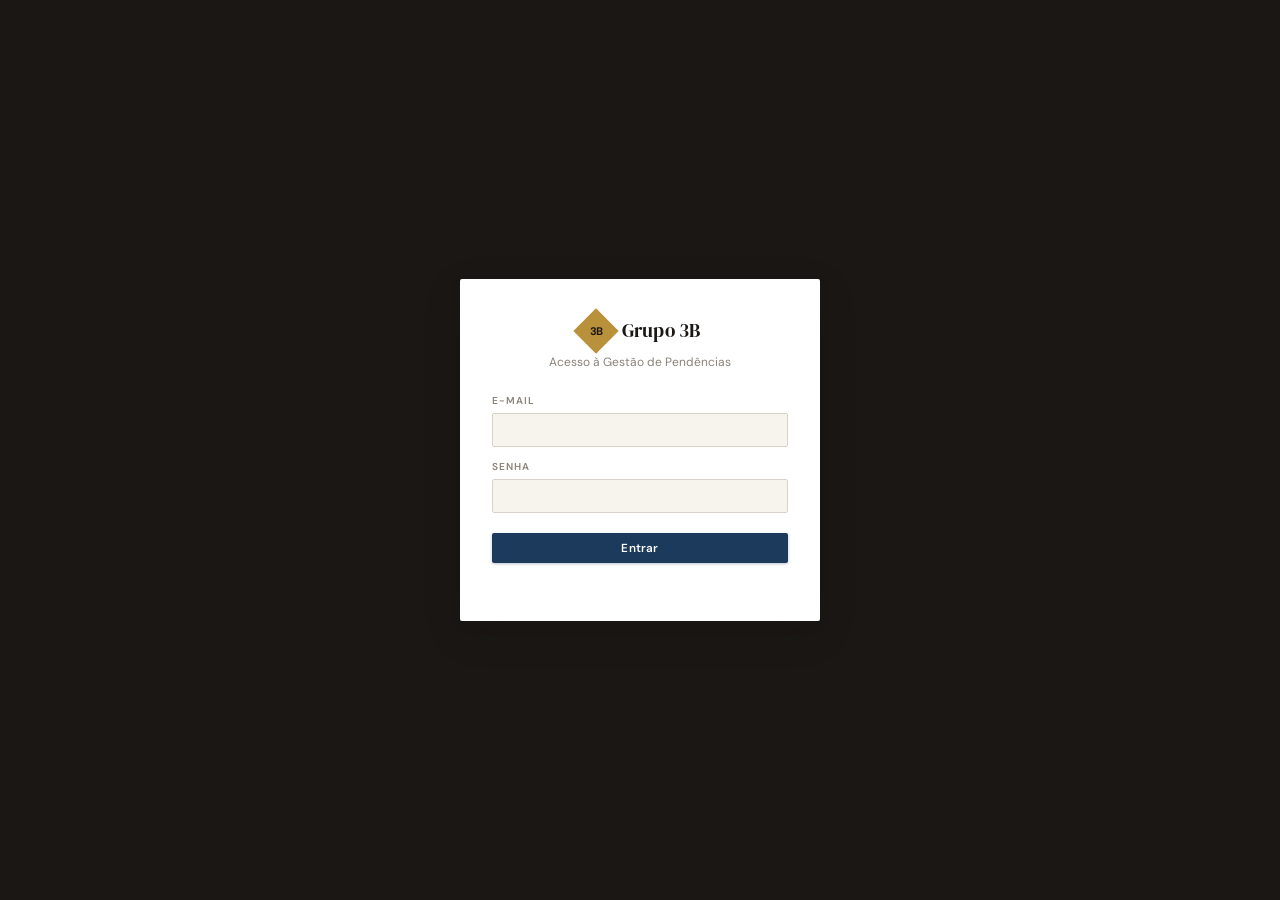
<file: index.html>
<!DOCTYPE html>
<html lang="pt-BR">
<head>
<meta charset="UTF-8">
<meta name="viewport" content="width=device-width, initial-scale=1.0">
<title>Grupo 3B — Gestão de Pendências</title>
<link href="https://fonts.googleapis.com/css2?family=DM+Sans:ital,opsz,wght@0,9..40,300;0,9..40,400;0,9..40,500;0,9..40,600;1,9..40,300&family=DM+Serif+Display:ital@0;1&display=swap" rel="stylesheet">
<link rel="stylesheet" href="style.css">
</head>
<body>

<!-- LOGIN -->
<div class="login-overlay open" id="loginOverlay">
  <div class="login-box">
    <div class="logo-mark" style="justify-content:center;margin-bottom:6px">
      <div class="logo-diamond"><span>3B</span></div>
      <div class="logo-name" style="color:var(--ink)">Grupo 3B</div>
    </div>
    <p class="login-sub">Acesso à Gestão de Pendências</p>
    <form id="loginForm">
      <div class="f-group">
        <label class="f-label">E-mail</label>
        <input type="email" id="login-email" required autocomplete="username">
      </div>
      <div class="f-group" style="margin-top:12px">
        <label class="f-label">Senha</label>
        <input type="password" id="login-pass" required autocomplete="current-password">
      </div>
      <button class="btn-primary" type="submit" style="width:100%;justify-content:center;margin-top:20px">Entrar</button>
      <p class="login-error" id="loginError"></p>
    </form>
  </div>
</div>

<div id="appRoot" style="display:none">

<!-- SIDEBAR BACKDROP (mobile) -->
<div class="sidebar-backdrop" id="sidebarBackdrop" onclick="toggleSidebar(false)"></div>

<!-- SIDEBAR -->
<aside class="sidebar" id="sidebar">
  <div class="sidebar-logo">
    <div class="logo-mark">
      <div class="logo-diamond"><span>3B</span></div>
      <div class="logo-name">Grupo 3B</div>
    </div>
    <div class="logo-sub">Orlando, FL &nbsp;🇧🇷&nbsp;🇺🇸</div>
  </div>

  <nav class="sidebar-nav">
    <div class="nav-section">
      <div class="nav-label">Principal</div>
      <div class="nav-item active">
        <span class="nav-icon">◈</span> Pendências
      </div>
      <div class="nav-item">
        <span class="nav-icon">◻</span> Equipe
      </div>
      <div class="nav-item">
        <span class="nav-icon">◫</span> Relatórios
      </div>
    </div>
    <div class="nav-section">
      <div class="nav-label">Operações</div>
      <div class="nav-item">
        <span class="nav-icon">◧</span> Frota
      </div>
      <div class="nav-item">
        <span class="nav-icon">◨</span> Financeiro
      </div>
      <div class="nav-item">
        <span class="nav-icon">◩</span> Documentos
      </div>
    </div>
  </nav>

  <div class="sidebar-footer">
    <div class="user-info">
      <div style="display:flex;align-items:center;gap:10px">
        <div class="user-avatar">3B</div>
        <div>
          <div class="user-name">Equipe Grupo 3B</div>
          <div class="user-role">Acesso compartilhado</div>
        </div>
      </div>
      <button class="logout-btn" onclick="logout()">Sair</button>
    </div>
  </div>
</aside>

<!-- MAIN -->
<div class="main-wrap">

  <!-- TOPBAR -->
  <div class="topbar">
    <div class="topbar-left">
      <button class="hamburger-btn" onclick="toggleSidebar()" aria-label="Abrir menu">☰</button>
      <span>Grupo 3B</span>
      <span class="breadcrumb-sep">›</span>
      <span class="breadcrumb-current">Gestão de Pendências</span>
    </div>
    <div class="topbar-right">
      <div class="flags-wrap">
        <span title="Brasil" class="flag-item">🇧🇷</span>
        <span class="flag-sep">·</span>
        <span title="Estados Unidos" class="flag-item">🇺🇸</span>
      </div>
      <div class="topbar-date" id="headerDate"></div>
      <button class="btn-primary" onclick="openModal()">
        <span>+</span> <span class="btn-label">Nova Tarefa</span>
      </button>
    </div>
  </div>

  <!-- CONTENT -->
  <div class="content">

    <div class="page-heading">
      <h1>Gestão de Pendências</h1>
      <p>Controle operacional centralizado · Grupo 3B</p>
    </div>

    <!-- KPIs -->
    <div class="kpi-grid">
      <div class="kpi-card c-total">
        <span class="kpi-icon">◈</span>
        <div class="kpi-val" id="kpi-total">0</div>
        <div class="kpi-lbl">Total</div>
      </div>
      <div class="kpi-card c-pending">
        <span class="kpi-icon">◷</span>
        <div class="kpi-val" id="kpi-pending">0</div>
        <div class="kpi-lbl">Pendente</div>
      </div>
      <div class="kpi-card c-prog">
        <span class="kpi-icon">◑</span>
        <div class="kpi-val" id="kpi-prog">0</div>
        <div class="kpi-lbl">Em Andamento</div>
      </div>
      <div class="kpi-card c-block">
        <span class="kpi-icon">◉</span>
        <div class="kpi-val" id="kpi-block">0</div>
        <div class="kpi-lbl">Bloqueado</div>
      </div>
      <div class="kpi-card c-done">
        <span class="kpi-icon">◎</span>
        <div class="kpi-val" id="kpi-done">0</div>
        <div class="kpi-lbl">Concluído</div>
      </div>
      <div class="kpi-card c-high">
        <span class="kpi-icon">◆</span>
        <div class="kpi-val" id="kpi-high">0</div>
        <div class="kpi-lbl">Alta Prioridade</div>
      </div>
    </div>

    <!-- BUSINESS TABS -->
    <div class="biz-tabs-wrap" id="bizTabs"></div>

    <!-- PANEL -->
    <div class="panel">
      <div class="panel-toolbar">
        <div class="search-field">
          <input type="text" id="searchInput" placeholder="Buscar tarefa, responsável, observação…" oninput="render()">
        </div>
        <select class="filter-select" id="fStatus" onchange="render()">
          <option value="">Todos os Status</option>
          <option value="pending">Pendente</option>
          <option value="progress">Em Andamento</option>
          <option value="blocked">Bloqueado</option>
          <option value="done">Concluído</option>
          <option value="not-started">Não Iniciado</option>
        </select>
        <select class="filter-select" id="fPrio" onchange="render()">
          <option value="">Todas Prioridades</option>
          <option value="high">Alta</option>
          <option value="medium">Média</option>
          <option value="low">Baixa</option>
        </select>
        <select class="filter-select" id="fAsgn" onchange="render()">
          <option value="">Todos Responsáveis</option>
        </select>
        <div class="view-seg">
          <button class="seg-btn active" id="vt-list"  onclick="setView('list')">Lista</button>
          <button class="seg-btn"        id="vt-group" onclick="setView('group')">Por Pessoa</button>
        </div>
      </div>

      <div class="table-scroll">
        <table>
          <thead>
            <tr>
              <th onclick="sortBy('id')" style="width:50px">#</th>
              <th onclick="sortBy('title')">Tarefa</th>
              <th onclick="sortBy('status')">Status</th>
              <th onclick="sortBy('priority')">Prioridade</th>
              <th onclick="sortBy('assignee')">Responsável</th>
              <th onclick="sortBy('opened')">Abertura</th>
              <th onclick="sortBy('due')">Prazo</th>
              <th>Observações</th>
              <th style="width:100px">Ações</th>
            </tr>
          </thead>
          <tbody id="tableBody"></tbody>
        </table>
      </div>

      <div class="panel-footer">
        <span class="pg-info" id="pgInfo"></span>
        <div class="pg-btns" id="pgBtns"></div>
      </div>
    </div>

  </div><!-- /content -->
</div><!-- /main-wrap -->

<!-- MODAL -->
<div class="overlay" id="overlay">
  <div class="modal">
    <div class="modal-head">
      <div class="modal-head-text">
        <h2 id="modalTitle">Nova Tarefa</h2>
        <p>Preencha os dados da pendência</p>
      </div>
      <button class="modal-close" onclick="closeModal()">✕</button>
    </div>
    <div class="modal-body">
      <div class="form-row one">
        <div class="f-group">
          <label class="f-label">Negócio *</label>
          <select id="f-biz">
            <option value="3B Logistics EUA">3B Logistics EUA</option>
            <option value="3B Logística Brasil">3B Logística Brasil</option>
            <option value="3B &amp; Moufarrege">3B &amp; Moufarrege</option>
            <option value="Particulares">Particulares</option>
            <option value="FJ Transport">FJ Transport</option>
            <option value="Outros">Outros</option>
          </select>
        </div>
      </div>
      <div class="form-row one">
        <div class="f-group">
          <label class="f-label">Título da Tarefa *</label>
          <input type="text" id="f-title" placeholder="Descreva a pendência…">
        </div>
      </div>
      <div class="form-row">
        <div class="f-group">
          <label class="f-label">Status</label>
          <select id="f-status">
            <option value="pending">Pendente</option>
            <option value="progress">Em Andamento</option>
            <option value="blocked">Bloqueado</option>
            <option value="done">Concluído</option>
            <option value="not-started">Não Iniciado</option>
          </select>
        </div>
        <div class="f-group">
          <label class="f-label">Prioridade</label>
          <select id="f-prio">
            <option value="high">Alta</option>
            <option value="medium">Média</option>
            <option value="low">Baixa</option>
          </select>
        </div>
      </div>
      <div class="form-row">
        <div class="f-group">
          <label class="f-label">Responsável</label>
          <input type="text" id="f-asgn" placeholder="Nome do responsável">
        </div>
        <div class="f-group">
          <label class="f-label">Prazo</label>
          <input type="date" id="f-due">
        </div>
      </div>
      <div class="form-row one">
        <div class="f-group">
          <label class="f-label">Observações</label>
          <textarea id="f-notes" placeholder="Detalhes adicionais…"></textarea>
        </div>
      </div>
    </div>
    <div class="modal-foot">
      <button class="btn-ghost" onclick="closeModal()">Cancelar</button>
      <button class="btn-primary" onclick="saveTask()">Salvar Tarefa</button>
    </div>
  </div>
</div>

<!-- TOAST -->
<div class="toast" id="toast">
  <div class="toast-dot"></div>
  <span id="toastMsg"></span>
</div>

</div><!-- /appRoot -->

<script type="module" src="app.js"></script>
</body>
</html>
</file>
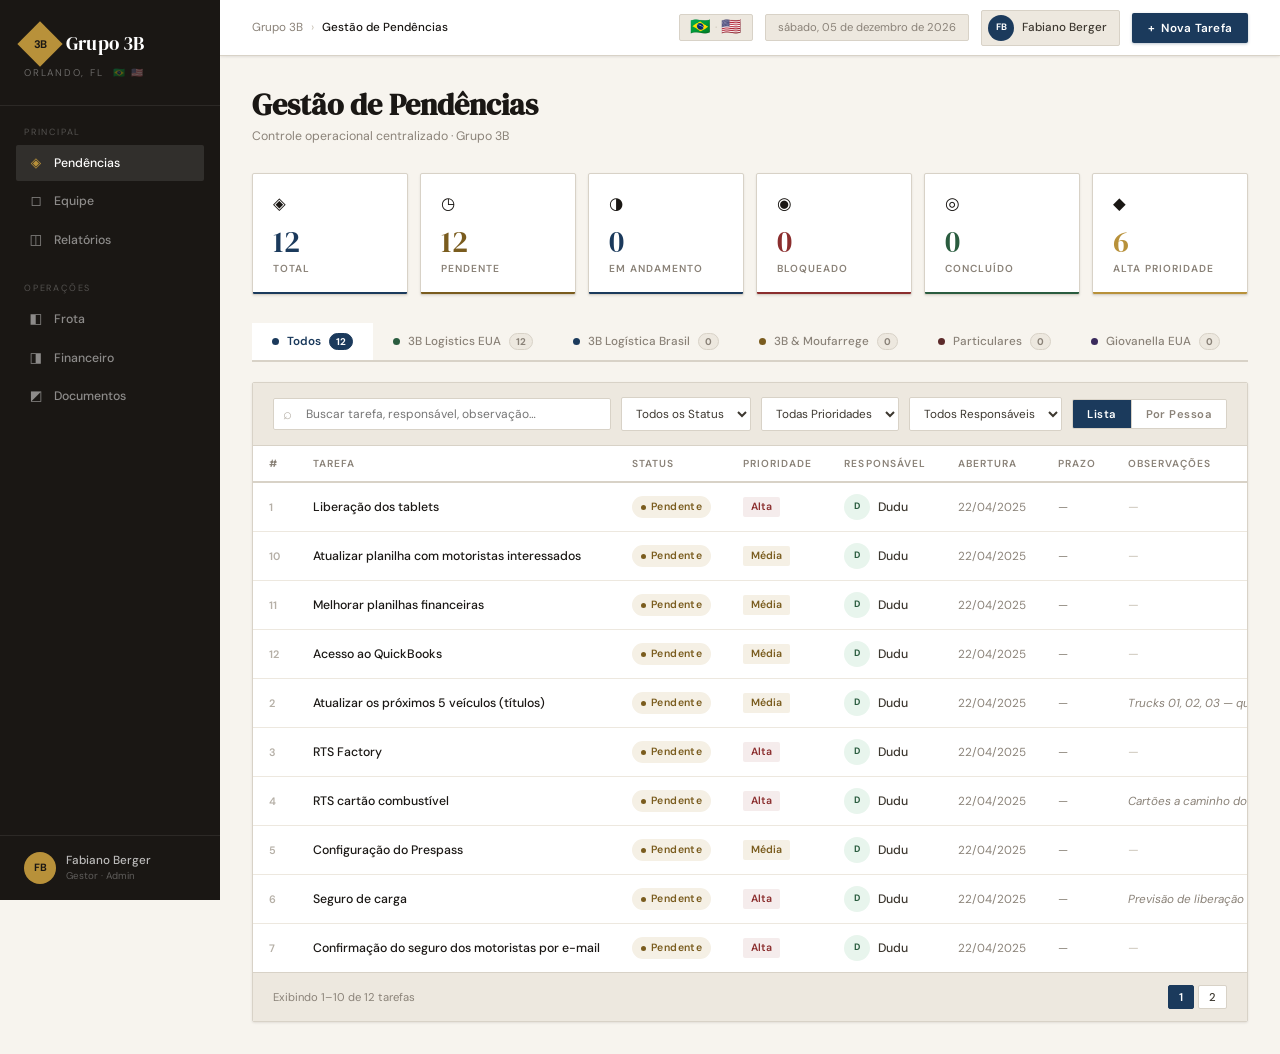
<file: grupo3b-gestao_7.html>
<!DOCTYPE html>
<html lang="pt-BR">
<head>
<meta charset="UTF-8">
<meta name="viewport" content="width=device-width, initial-scale=1.0">
<title>Grupo 3B — Gestão de Pendências</title>
<link href="https://fonts.googleapis.com/css2?family=DM+Sans:ital,opsz,wght@0,9..40,300;0,9..40,400;0,9..40,500;0,9..40,600;1,9..40,300&family=DM+Serif+Display:ital@0;1&display=swap" rel="stylesheet">
<style>
*, *::before, *::after { box-sizing: border-box; margin: 0; padding: 0; }

:root {
  --cream:   #F7F4EE;
  --warm:    #EDE8DF;
  --border:  #D8D2C7;
  --border2: #C8C1B4;
  --ink:     #1A1714;
  --ink2:    #3D3830;
  --muted:   #8A8278;
  --light:   #B5AFA6;
  --accent:  #1B3A5C;
  --accent2: #2D5F8A;
  --gold:    #B8913A;
  --gold2:   #D4A84B;
  --red:     #8B2E2E;
  --red-bg:  #F5ECEC;
  --green:   #2A5C3F;
  --green-bg:#EBF3EE;
  --blue:    #1B3A5C;
  --blue-bg: #EBF0F5;
  --amber:   #7A5C1E;
  --amber-bg:#F5F0E5;
  --gray-bg: #EEEBE6;

  --font-serif: 'DM Serif Display', Georgia, serif;
  --font-sans:  'DM Sans', system-ui, sans-serif;
  --shadow-sm: 0 1px 3px rgba(26,23,20,.06), 0 1px 2px rgba(26,23,20,.04);
  --shadow-md: 0 4px 16px rgba(26,23,20,.08), 0 2px 6px rgba(26,23,20,.05);
  --shadow-lg: 0 12px 40px rgba(26,23,20,.12), 0 4px 12px rgba(26,23,20,.08);
  --radius: 2px;
}

html { font-size: 15px; }
body {
  background: var(--cream);
  color: var(--ink);
  font-family: var(--font-sans);
  min-height: 100vh;
  line-height: 1.5;
}

/* ─── SIDEBAR ─── */
.sidebar {
  position: fixed;
  left: 0; top: 0; bottom: 0;
  width: 220px;
  background: var(--ink);
  display: flex;
  flex-direction: column;
  z-index: 50;
  padding: 0;
}

.sidebar-logo {
  padding: 28px 24px 24px;
  border-bottom: 1px solid rgba(255,255,255,.08);
}

.logo-mark {
  display: flex;
  align-items: center;
  gap: 10px;
  margin-bottom: 4px;
}

.logo-diamond {
  width: 32px; height: 32px;
  background: var(--gold);
  transform: rotate(45deg);
  display: flex; align-items: center; justify-content: center;
  flex-shrink: 0;
}

.logo-diamond span {
  transform: rotate(-45deg);
  color: var(--ink);
  font-size: 11px;
  font-weight: 700;
  letter-spacing: -0.5px;
  font-family: var(--font-sans);
}

.logo-name {
  font-family: var(--font-serif);
  font-size: 1.25rem;
  color: #fff;
  letter-spacing: 0.01em;
  line-height: 1;
}

.logo-sub {
  font-size: 0.65rem;
  color: rgba(255,255,255,.35);
  letter-spacing: 0.18em;
  text-transform: uppercase;
  margin-top: 6px;
}

.sidebar-nav {
  flex: 1;
  padding: 20px 0;
}

.nav-section {
  padding: 0 16px;
  margin-bottom: 24px;
}

.nav-label {
  font-size: 0.6rem;
  letter-spacing: 0.2em;
  text-transform: uppercase;
  color: rgba(255,255,255,.25);
  padding: 0 8px;
  margin-bottom: 6px;
}

.nav-item {
  display: flex;
  align-items: center;
  gap: 10px;
  padding: 8px 12px;
  border-radius: var(--radius);
  color: rgba(255,255,255,.5);
  font-size: 0.82rem;
  font-weight: 500;
  cursor: pointer;
  transition: all 0.15s;
  margin-bottom: 2px;
  text-decoration: none;
}

.nav-item:hover { color: rgba(255,255,255,.85); background: rgba(255,255,255,.06); }
.nav-item.active { color: #fff; background: rgba(255,255,255,.1); }
.nav-item.active .nav-icon { color: var(--gold); }

.nav-icon { font-size: 0.9rem; width: 16px; text-align: center; }

.sidebar-footer {
  padding: 16px 24px;
  border-top: 1px solid rgba(255,255,255,.08);
}

.user-info { display: flex; align-items: center; gap: 10px; }
.user-avatar {
  width: 32px; height: 32px; border-radius: 50%;
  background: var(--gold);
  display: flex; align-items: center; justify-content: center;
  font-size: 0.7rem; font-weight: 700; color: var(--ink);
  flex-shrink: 0;
}
.user-name { font-size: 0.78rem; color: rgba(255,255,255,.7); font-weight: 500; }
.user-role { font-size: 0.65rem; color: rgba(255,255,255,.3); }

/* ─── MAIN CONTENT ─── */
.main-wrap {
  margin-left: 220px;
  min-height: 100vh;
  display: flex;
  flex-direction: column;
}

/* ─── TOP BAR ─── */
.topbar {
  background: #fff;
  border-bottom: 1px solid var(--border);
  padding: 0 32px;
  height: 56px;
  display: flex;
  align-items: center;
  justify-content: space-between;
  position: sticky;
  top: 0;
  z-index: 40;
  box-shadow: var(--shadow-sm);
}

.topbar-left {
  display: flex;
  align-items: center;
  gap: 8px;
  font-size: 0.78rem;
  color: var(--muted);
}

.breadcrumb-sep { color: var(--border2); }
.breadcrumb-current { color: var(--ink); font-weight: 500; }

.topbar-right { display: flex; align-items: center; gap: 12px; }

.flags-wrap {
  display: flex;
  align-items: center;
  gap: 4px;
  padding: 4px 10px;
  background: var(--warm);
  border: 1px solid var(--border);
  border-radius: var(--radius);
}
.flag-item { font-size: 1.1rem; line-height: 1; }
.flag-sep  { color: var(--border2); font-size: 0.75rem; }

.topbar-user {
  display: flex;
  align-items: center;
  gap: 8px;
  padding: 4px 12px 4px 6px;
  background: var(--warm);
  border: 1px solid var(--border);
  border-radius: var(--radius);
  font-size: 0.78rem;
  font-weight: 500;
  color: var(--ink2);
}
.topbar-avatar {
  width: 26px; height: 26px;
  border-radius: 50%;
  background: var(--accent);
  color: #fff;
  display: flex; align-items: center; justify-content: center;
  font-size: 0.62rem;
  font-weight: 700;
  flex-shrink: 0;
}

.topbar-date {
  font-size: 0.75rem;
  color: var(--muted);
  padding: 4px 12px;
  background: var(--warm);
  border: 1px solid var(--border);
  border-radius: var(--radius);
}

.btn-primary {
  display: flex; align-items: center; gap: 6px;
  background: var(--accent);
  color: #fff;
  border: none;
  padding: 7px 16px;
  font-family: var(--font-sans);
  font-size: 0.78rem;
  font-weight: 600;
  letter-spacing: 0.02em;
  cursor: pointer;
  border-radius: var(--radius);
  transition: all 0.15s;
  box-shadow: 0 1px 3px rgba(27,58,92,.3);
}
.btn-primary:hover { background: var(--accent2); transform: translateY(-1px); box-shadow: 0 4px 10px rgba(27,58,92,.3); }

/* ─── PAGE CONTENT ─── */
.content {
  flex: 1;
  padding: 32px;
}

/* ─── PAGE HEADER ─── */
.page-heading {
  margin-bottom: 28px;
}

.page-heading h1 {
  font-family: var(--font-serif);
  font-size: 2rem;
  color: var(--ink);
  line-height: 1.15;
  margin-bottom: 4px;
}

.page-heading p {
  font-size: 0.82rem;
  color: var(--muted);
  font-weight: 400;
}

/* ─── KPI CARDS ─── */
.kpi-grid {
  display: grid;
  grid-template-columns: repeat(6, 1fr);
  gap: 12px;
  margin-bottom: 28px;
}

.kpi-card {
  background: #fff;
  border: 1px solid var(--border);
  border-radius: var(--radius);
  padding: 18px 20px;
  position: relative;
  overflow: hidden;
  box-shadow: var(--shadow-sm);
  transition: box-shadow 0.2s, transform 0.2s;
}

.kpi-card:hover { box-shadow: var(--shadow-md); transform: translateY(-1px); }

.kpi-card::after {
  content: '';
  position: absolute;
  bottom: 0; left: 0; right: 0;
  height: 2px;
}

.kpi-card.c-total::after   { background: var(--accent); }
.kpi-card.c-pending::after { background: var(--amber); }
.kpi-card.c-prog::after    { background: var(--blue); }
.kpi-card.c-block::after   { background: var(--red); }
.kpi-card.c-done::after    { background: var(--green); }
.kpi-card.c-high::after    { background: var(--gold); }

.kpi-icon {
  font-size: 1.1rem;
  margin-bottom: 10px;
  display: block;
}

.kpi-val {
  font-family: var(--font-serif);
  font-size: 2rem;
  line-height: 1;
  margin-bottom: 4px;
}

.kpi-card.c-total .kpi-val   { color: var(--accent); }
.kpi-card.c-pending .kpi-val { color: var(--amber); }
.kpi-card.c-prog .kpi-val    { color: var(--blue); }
.kpi-card.c-block .kpi-val   { color: var(--red); }
.kpi-card.c-done .kpi-val    { color: var(--green); }
.kpi-card.c-high .kpi-val    { color: var(--gold); }

.kpi-lbl {
  font-size: 0.68rem;
  font-weight: 600;
  letter-spacing: 0.1em;
  text-transform: uppercase;
  color: var(--muted);
}

/* ─── PANEL ─── */
.panel {
  background: #fff;
  border: 1px solid var(--border);
  border-radius: var(--radius);
  box-shadow: var(--shadow-sm);
  overflow: hidden;
}

.panel-toolbar {
  display: flex;
  align-items: center;
  gap: 10px;
  padding: 14px 20px;
  border-bottom: 1px solid var(--border);
  background: var(--warm);
  flex-wrap: wrap;
}

.search-field {
  position: relative;
  flex: 1;
  min-width: 200px;
}

.search-field input {
  width: 100%;
  background: #fff;
  border: 1px solid var(--border);
  color: var(--ink);
  padding: 7px 12px 7px 32px;
  font-family: var(--font-sans);
  font-size: 0.8rem;
  outline: none;
  border-radius: var(--radius);
  transition: border-color 0.15s, box-shadow 0.15s;
}

.search-field input:focus {
  border-color: var(--accent);
  box-shadow: 0 0 0 3px rgba(27,58,92,.08);
}

.search-field::before {
  content: '⌕';
  position: absolute;
  left: 10px; top: 50%;
  transform: translateY(-50%);
  color: var(--light);
  font-size: 1rem;
  pointer-events: none;
}

.filter-select {
  background: #fff;
  border: 1px solid var(--border);
  color: var(--ink2);
  padding: 7px 10px;
  font-family: var(--font-sans);
  font-size: 0.78rem;
  outline: none;
  cursor: pointer;
  border-radius: var(--radius);
  min-width: 130px;
  transition: border-color 0.15s;
}

.filter-select:focus { border-color: var(--accent); }

.view-seg {
  display: flex;
  border: 1px solid var(--border);
  border-radius: var(--radius);
  overflow: hidden;
}

.seg-btn {
  background: #fff;
  border: none;
  color: var(--muted);
  padding: 7px 14px;
  font-family: var(--font-sans);
  font-size: 0.75rem;
  font-weight: 600;
  letter-spacing: 0.04em;
  cursor: pointer;
  transition: all 0.15s;
  border-right: 1px solid var(--border);
}

.seg-btn:last-child { border-right: none; }
.seg-btn.active { background: var(--accent); color: #fff; }
.seg-btn:not(.active):hover { background: var(--warm); color: var(--ink); }

/* ─── TABLE ─── */
.table-scroll { overflow-x: auto; }

table {
  width: 100%;
  border-collapse: collapse;
  font-size: 0.82rem;
}

thead th {
  background: #fff;
  color: var(--muted);
  font-size: 0.68rem;
  font-weight: 600;
  letter-spacing: 0.1em;
  text-transform: uppercase;
  padding: 10px 16px;
  text-align: left;
  white-space: nowrap;
  border-bottom: 2px solid var(--border);
  cursor: pointer;
  user-select: none;
  transition: color 0.15s;
}

thead th:hover { color: var(--accent); }

tbody tr {
  border-bottom: 1px solid var(--warm);
  transition: background 0.1s;
}

tbody tr:hover { background: var(--cream); }
tbody tr:last-child { border-bottom: none; }

td {
  padding: 11px 16px;
  vertical-align: middle;
  color: var(--ink2);
}

/* Group header */
.grp-row td {
  background: var(--warm);
  border-bottom: 1px solid var(--border);
  border-top: 1px solid var(--border);
  padding: 7px 16px;
  font-size: 0.7rem;
  font-weight: 600;
  letter-spacing: 0.12em;
  text-transform: uppercase;
  color: var(--accent);
}

.id-col {
  font-family: var(--font-sans);
  font-size: 0.72rem;
  font-weight: 600;
  color: var(--light);
  letter-spacing: 0.04em;
}

/* Status pill */
.pill {
  display: inline-flex;
  align-items: center;
  gap: 5px;
  padding: 3px 9px;
  border-radius: 20px;
  font-size: 0.7rem;
  font-weight: 600;
  letter-spacing: 0.04em;
  white-space: nowrap;
}

.pill-dot {
  width: 5px; height: 5px;
  border-radius: 50%;
  background: currentColor;
}

.pill.st-pending     { background: var(--amber-bg); color: var(--amber); }
.pill.st-progress    { background: var(--blue-bg);  color: var(--blue); }
.pill.st-done        { background: var(--green-bg); color: var(--green); }
.pill.st-blocked     { background: var(--red-bg);   color: var(--red); }
.pill.st-not-started { background: var(--gray-bg);  color: var(--muted); }

.pill.st-pending .pill-dot { animation: blink 2s ease infinite; }

/* Priority tag */
.prio {
  display: inline-flex;
  align-items: center;
  gap: 4px;
  font-size: 0.7rem;
  font-weight: 600;
  padding: 2px 8px;
  border-radius: var(--radius);
}

.prio.pr-high   { background: var(--red-bg);   color: var(--red); }
.prio.pr-medium { background: var(--amber-bg); color: var(--amber); }
.prio.pr-low    { background: var(--green-bg); color: var(--green); }

/* Assignee */
.asgn {
  display: flex;
  align-items: center;
  gap: 8px;
  font-weight: 500;
}

.av {
  width: 26px; height: 26px;
  border-radius: 50%;
  display: flex; align-items: center; justify-content: center;
  font-size: 0.62rem; font-weight: 700;
  flex-shrink: 0;
}

.av-dudu    { background: #E8F5ED; color: #2A5C3F; }
.av-default { background: var(--warm); color: var(--ink); }

.task-title {
  max-width: 260px;
  white-space: nowrap;
  overflow: hidden;
  text-overflow: ellipsis;
  color: var(--ink);
  font-weight: 500;
}

.notes-cell {
  max-width: 200px;
  white-space: nowrap;
  overflow: hidden;
  text-overflow: ellipsis;
  color: var(--muted);
  font-size: 0.78rem;
  font-style: italic;
}

.date-cell { font-size: 0.78rem; color: var(--muted); white-space: nowrap; }
.date-overdue { color: var(--red); font-weight: 600; }
.date-today   { color: var(--amber); font-weight: 600; }

/* Actions */
.row-actions { display: flex; gap: 4px; opacity: 0; transition: opacity 0.15s; }
tbody tr:hover .row-actions { opacity: 1; }

.act-btn {
  background: none;
  border: 1px solid var(--border);
  color: var(--muted);
  padding: 4px 8px;
  font-size: 0.72rem;
  cursor: pointer;
  border-radius: var(--radius);
  transition: all 0.15s;
  font-family: var(--font-sans);
}

.act-btn:hover         { background: var(--warm); color: var(--ink); }
.act-btn.done:hover    { background: var(--green-bg); color: var(--green); border-color: var(--green); }
.act-btn.edit:hover    { background: var(--blue-bg);  color: var(--blue);  border-color: var(--blue); }
.act-btn.del:hover     { background: var(--red-bg);   color: var(--red);   border-color: var(--red); }

/* Empty */
.empty {
  text-align: center;
  padding: 60px 20px;
  color: var(--light);
}
.empty-icon { font-size: 2.5rem; margin-bottom: 12px; opacity: 0.4; }
.empty p { font-size: 0.85rem; }

/* Pagination */
.panel-footer {
  display: flex;
  align-items: center;
  justify-content: space-between;
  padding: 12px 20px;
  border-top: 1px solid var(--border);
  background: var(--warm);
}

.pg-info { font-size: 0.75rem; color: var(--muted); }

.pg-btns { display: flex; gap: 4px; }

.pg-btn {
  background: #fff;
  border: 1px solid var(--border);
  color: var(--ink2);
  padding: 4px 10px;
  font-size: 0.75rem;
  font-weight: 500;
  cursor: pointer;
  border-radius: var(--radius);
  font-family: var(--font-sans);
  transition: all 0.15s;
}

.pg-btn:hover { border-color: var(--accent); color: var(--accent); }
.pg-btn.active { background: var(--accent); color: #fff; border-color: var(--accent); font-weight: 600; }

/* ─── MODAL ─── */
.overlay {
  position: fixed; inset: 0;
  background: rgba(26,23,20,.45);
  backdrop-filter: blur(6px);
  z-index: 200;
  display: flex; align-items: center; justify-content: center;
  opacity: 0; pointer-events: none;
  transition: opacity 0.2s;
}

.overlay.open { opacity: 1; pointer-events: all; }

.modal {
  background: #fff;
  border: 1px solid var(--border);
  border-radius: var(--radius);
  width: 100%;
  max-width: 540px;
  box-shadow: var(--shadow-lg);
  transform: translateY(16px) scale(0.99);
  transition: transform 0.25s cubic-bezier(.34,1.56,.64,1);
  overflow: hidden;
}

.overlay.open .modal { transform: none; }

.modal-head {
  display: flex;
  align-items: flex-start;
  justify-content: space-between;
  padding: 24px 28px 20px;
  border-bottom: 1px solid var(--border);
  background: var(--warm);
}

.modal-head-text h2 {
  font-family: var(--font-serif);
  font-size: 1.25rem;
  color: var(--ink);
  margin-bottom: 2px;
}

.modal-head-text p {
  font-size: 0.75rem;
  color: var(--muted);
}

.modal-close {
  background: none; border: none;
  color: var(--light); font-size: 1.1rem;
  cursor: pointer; padding: 2px; line-height: 1;
  transition: color 0.15s;
}
.modal-close:hover { color: var(--ink); }

.modal-body { padding: 24px 28px; }

.form-row { display: grid; grid-template-columns: 1fr 1fr; gap: 16px; margin-bottom: 16px; }
.form-row.one { grid-template-columns: 1fr; }

.f-group { display: flex; flex-direction: column; gap: 5px; }

.f-label {
  font-size: 0.67rem;
  font-weight: 600;
  letter-spacing: 0.1em;
  text-transform: uppercase;
  color: var(--muted);
}

.f-group input,
.f-group select,
.f-group textarea {
  background: var(--cream);
  border: 1px solid var(--border);
  color: var(--ink);
  padding: 8px 10px;
  font-family: var(--font-sans);
  font-size: 0.82rem;
  outline: none;
  border-radius: var(--radius);
  width: 100%;
  transition: border-color 0.15s, box-shadow 0.15s;
}

.f-group textarea { resize: vertical; min-height: 72px; }

.f-group input:focus,
.f-group select:focus,
.f-group textarea:focus {
  border-color: var(--accent);
  background: #fff;
  box-shadow: 0 0 0 3px rgba(27,58,92,.07);
}

.modal-foot {
  display: flex;
  align-items: center;
  justify-content: flex-end;
  gap: 10px;
  padding: 16px 28px;
  border-top: 1px solid var(--border);
  background: var(--warm);
}

.btn-ghost {
  background: none;
  border: 1px solid var(--border);
  color: var(--muted);
  padding: 7px 16px;
  font-family: var(--font-sans);
  font-size: 0.78rem;
  font-weight: 500;
  cursor: pointer;
  border-radius: var(--radius);
  transition: all 0.15s;
}

.btn-ghost:hover { border-color: var(--ink2); color: var(--ink); }

/* ─── TOAST ─── */
.toast {
  position: fixed;
  bottom: 24px; right: 24px;
  background: var(--ink);
  color: #fff;
  padding: 10px 18px;
  font-size: 0.8rem;
  font-weight: 500;
  border-radius: var(--radius);
  box-shadow: var(--shadow-lg);
  display: flex; align-items: center; gap: 8px;
  z-index: 300;
  transform: translateY(12px);
  opacity: 0;
  transition: all 0.25s cubic-bezier(.34,1.56,.64,1);
  pointer-events: none;
}

.toast.show { transform: none; opacity: 1; }
.toast-dot { width: 6px; height: 6px; border-radius: 50%; background: var(--gold); flex-shrink: 0; }
.toast.err .toast-dot { background: #e57373; }

/* ─── ANIMATIONS ─── */
@keyframes blink { 0%,100%{ opacity:1; } 50%{ opacity:0.3; } }
@keyframes fadeUp { from{ opacity:0; transform:translateY(6px); } to{ opacity:1; transform:none; } }

tbody tr { animation: fadeUp 0.25s ease both; }

/* ─── BUSINESS TABS ─── */
.biz-tabs-wrap {
  margin-bottom: 20px;
  border-bottom: 2px solid var(--border);
  display: flex;
  align-items: flex-end;
  gap: 0;
  overflow-x: auto;
  scrollbar-width: none;
}
.biz-tabs-wrap::-webkit-scrollbar { display: none; }

.biz-tab {
  display: flex;
  align-items: center;
  gap: 8px;
  padding: 10px 20px;
  font-size: 0.78rem;
  font-weight: 500;
  color: var(--muted);
  cursor: pointer;
  border-bottom: 2px solid transparent;
  margin-bottom: -2px;
  white-space: nowrap;
  transition: all 0.15s;
  background: none;
  border-top: none;
  border-left: none;
  border-right: none;
  font-family: var(--font-sans);
  position: relative;
}

.biz-tab:hover { color: var(--ink); background: var(--warm); }

.biz-tab.active {
  color: var(--accent);
  border-bottom-color: var(--accent);
  font-weight: 600;
  background: #fff;
}

.biz-tab-dot {
  width: 7px; height: 7px;
  border-radius: 50%;
  flex-shrink: 0;
}

.biz-tab-count {
  background: var(--warm);
  color: var(--muted);
  font-size: 0.65rem;
  font-weight: 700;
  padding: 1px 6px;
  border-radius: 20px;
  border: 1px solid var(--border);
  min-width: 18px;
  text-align: center;
}

.biz-tab.active .biz-tab-count {
  background: var(--accent);
  color: #fff;
  border-color: var(--accent);
}

.biz-tab-all .biz-tab-dot { background: var(--accent); }

/* ─── RESPONSIVE ─── */
@media (max-width: 1100px) {
  .kpi-grid { grid-template-columns: repeat(3, 1fr); }
}
@media (max-width: 768px) {
  .sidebar { width: 0; overflow: hidden; }
  .main-wrap { margin-left: 0; }
  .kpi-grid { grid-template-columns: repeat(2, 1fr); }
}
</style>
</head>
<body>

<!-- SIDEBAR -->
<aside class="sidebar">
  <div class="sidebar-logo">
    <div class="logo-mark">
      <div class="logo-diamond"><span>3B</span></div>
      <div class="logo-name">Grupo 3B</div>
    </div>
    <div class="logo-sub">Orlando, FL &nbsp;🇧🇷&nbsp;🇺🇸</div>
  </div>

  <nav class="sidebar-nav">
    <div class="nav-section">
      <div class="nav-label">Principal</div>
      <div class="nav-item active">
        <span class="nav-icon">◈</span> Pendências
      </div>
      <div class="nav-item">
        <span class="nav-icon">◻</span> Equipe
      </div>
      <div class="nav-item">
        <span class="nav-icon">◫</span> Relatórios
      </div>
    </div>
    <div class="nav-section">
      <div class="nav-label">Operações</div>
      <div class="nav-item">
        <span class="nav-icon">◧</span> Frota
      </div>
      <div class="nav-item">
        <span class="nav-icon">◨</span> Financeiro
      </div>
      <div class="nav-item">
        <span class="nav-icon">◩</span> Documentos
      </div>
    </div>
  </nav>

  <div class="sidebar-footer">
    <div class="user-info">
      <div class="user-avatar">FB</div>
      <div>
        <div class="user-name">Fabiano Berger</div>
        <div class="user-role">Gestor · Admin</div>
      </div>
    </div>
  </div>
</aside>

<!-- MAIN -->
<div class="main-wrap">

  <!-- TOPBAR -->
  <div class="topbar">
    <div class="topbar-left">
      <span>Grupo 3B</span>
      <span class="breadcrumb-sep">›</span>
      <span class="breadcrumb-current">Gestão de Pendências</span>
    </div>
    <div class="topbar-right">
      <div class="flags-wrap">
        <span title="Brasil" class="flag-item">🇧🇷</span>
        <span class="flag-sep">·</span>
        <span title="Estados Unidos" class="flag-item">🇺🇸</span>
      </div>
      <div class="topbar-date" id="headerDate"></div>
      <div class="topbar-user">
        <div class="topbar-avatar">FB</div>
        <span>Fabiano Berger</span>
      </div>
      <button class="btn-primary" onclick="openModal()">
        <span>+</span> Nova Tarefa
      </button>
    </div>
  </div>

  <!-- CONTENT -->
  <div class="content">

    <div class="page-heading">
      <h1>Gestão de Pendências</h1>
      <p>Controle operacional centralizado · Grupo 3B</p>
    </div>

    <!-- KPIs -->
    <div class="kpi-grid">
      <div class="kpi-card c-total">
        <span class="kpi-icon">◈</span>
        <div class="kpi-val" id="kpi-total">0</div>
        <div class="kpi-lbl">Total</div>
      </div>
      <div class="kpi-card c-pending">
        <span class="kpi-icon">◷</span>
        <div class="kpi-val" id="kpi-pending">0</div>
        <div class="kpi-lbl">Pendente</div>
      </div>
      <div class="kpi-card c-prog">
        <span class="kpi-icon">◑</span>
        <div class="kpi-val" id="kpi-prog">0</div>
        <div class="kpi-lbl">Em Andamento</div>
      </div>
      <div class="kpi-card c-block">
        <span class="kpi-icon">◉</span>
        <div class="kpi-val" id="kpi-block">0</div>
        <div class="kpi-lbl">Bloqueado</div>
      </div>
      <div class="kpi-card c-done">
        <span class="kpi-icon">◎</span>
        <div class="kpi-val" id="kpi-done">0</div>
        <div class="kpi-lbl">Concluído</div>
      </div>
      <div class="kpi-card c-high">
        <span class="kpi-icon">◆</span>
        <div class="kpi-val" id="kpi-high">0</div>
        <div class="kpi-lbl">Alta Prioridade</div>
      </div>
    </div>

    <!-- BUSINESS TABS -->
    <div class="biz-tabs-wrap" id="bizTabs"></div>

    <!-- PANEL -->
    <div class="panel">
      <div class="panel-toolbar">
        <div class="search-field">
          <input type="text" id="searchInput" placeholder="Buscar tarefa, responsável, observação…" oninput="render()">
        </div>
        <select class="filter-select" id="fStatus" onchange="render()">
          <option value="">Todos os Status</option>
          <option value="pending">Pendente</option>
          <option value="progress">Em Andamento</option>
          <option value="blocked">Bloqueado</option>
          <option value="done">Concluído</option>
          <option value="not-started">Não Iniciado</option>
        </select>
        <select class="filter-select" id="fPrio" onchange="render()">
          <option value="">Todas Prioridades</option>
          <option value="high">Alta</option>
          <option value="medium">Média</option>
          <option value="low">Baixa</option>
        </select>
        <select class="filter-select" id="fAsgn" onchange="render()">
          <option value="">Todos Responsáveis</option>
        </select>
        <div class="view-seg">
          <button class="seg-btn active" id="vt-list"  onclick="setView('list')">Lista</button>
          <button class="seg-btn"        id="vt-group" onclick="setView('group')">Por Pessoa</button>
        </div>
      </div>

      <div class="table-scroll">
        <table>
          <thead>
            <tr>
              <th onclick="sortBy('id')" style="width:50px">#</th>
              <th onclick="sortBy('title')">Tarefa</th>
              <th onclick="sortBy('status')">Status</th>
              <th onclick="sortBy('priority')">Prioridade</th>
              <th onclick="sortBy('assignee')">Responsável</th>
              <th onclick="sortBy('opened')">Abertura</th>
              <th onclick="sortBy('due')">Prazo</th>
              <th>Observações</th>
              <th style="width:100px">Ações</th>
            </tr>
          </thead>
          <tbody id="tableBody"></tbody>
        </table>
      </div>

      <div class="panel-footer">
        <span class="pg-info" id="pgInfo"></span>
        <div class="pg-btns" id="pgBtns"></div>
      </div>
    </div>

  </div><!-- /content -->
</div><!-- /main-wrap -->

<!-- MODAL -->
<div class="overlay" id="overlay">
  <div class="modal">
    <div class="modal-head">
      <div class="modal-head-text">
        <h2 id="modalTitle">Nova Tarefa</h2>
        <p>Preencha os dados da pendência</p>
      </div>
      <button class="modal-close" onclick="closeModal()">✕</button>
    </div>
    <div class="modal-body">
      <div class="form-row one">
        <div class="f-group">
          <label class="f-label">Negócio *</label>
          <select id="f-biz">
            <option value="3B Logistics EUA">3B Logistics EUA</option>
            <option value="3B Logística Brasil">3B Logística Brasil</option>
            <option value="3B &amp; Moufarrege">3B &amp; Moufarrege</option>
            <option value="Particulares">Particulares</option>
            <option value="Giovanella EUA">Giovanella EUA</option>
            <option value="Outros">Outros</option>
          </select>
        </div>
      </div>
      <div class="form-row one">
        <div class="f-group">
          <label class="f-label">Título da Tarefa *</label>
          <input type="text" id="f-title" placeholder="Descreva a pendência…">
        </div>
      </div>
      <div class="form-row">
        <div class="f-group">
          <label class="f-label">Status</label>
          <select id="f-status">
            <option value="pending">Pendente</option>
            <option value="progress">Em Andamento</option>
            <option value="blocked">Bloqueado</option>
            <option value="done">Concluído</option>
            <option value="not-started">Não Iniciado</option>
          </select>
        </div>
        <div class="f-group">
          <label class="f-label">Prioridade</label>
          <select id="f-prio">
            <option value="high">Alta</option>
            <option value="medium">Média</option>
            <option value="low">Baixa</option>
          </select>
        </div>
      </div>
      <div class="form-row">
        <div class="f-group">
          <label class="f-label">Responsável</label>
          <input type="text" id="f-asgn" placeholder="Nome do responsável">
        </div>
        <div class="f-group">
          <label class="f-label">Prazo</label>
          <input type="date" id="f-due">
        </div>
      </div>
      <div class="form-row one">
        <div class="f-group">
          <label class="f-label">Observações</label>
          <textarea id="f-notes" placeholder="Detalhes adicionais…"></textarea>
        </div>
      </div>
    </div>
    <div class="modal-foot">
      <button class="btn-ghost" onclick="closeModal()">Cancelar</button>
      <button class="btn-primary" onclick="saveTask()">Salvar Tarefa</button>
    </div>
  </div>
</div>

<!-- TOAST -->
<div class="toast" id="toast">
  <div class="toast-dot"></div>
  <span id="toastMsg"></span>
</div>

<script>
// ── BUSINESSES ────────────────────────────────────────
const BUSINESSES = [
  { id: 'all',               label: 'Todos',              color: '#1B3A5C' },
  { id: '3B Logistics EUA',  label: '3B Logistics EUA',   color: '#2A5C3F' },
  { id: '3B Logística Brasil', label: '3B Logística Brasil', color: '#1B3A5C' },
  { id: '3B & Moufarrege',   label: '3B & Moufarrege',    color: '#7A5C1E' },
  { id: 'Particulares',      label: 'Particulares',       color: '#5C2A2A' },
  { id: 'Giovanella EUA',    label: 'Giovanella EUA',     color: '#3A2A5C' },
  { id: 'Outros',            label: 'Outros',             color: '#3D3830' },
];

let activeBiz = 'all';

function renderBizTabs() {
  const wrap = document.getElementById('bizTabs');
  wrap.innerHTML = BUSINESSES.map(b => {
    const cnt = b.id === 'all'
      ? tasks.length
      : tasks.filter(t => t.biz === b.id).length;
    return `<button
      class="biz-tab ${b.id === 'all' ? 'biz-tab-all' : ''} ${activeBiz === b.id ? 'active' : ''}"
      onclick="selectBiz('${b.id}')"
    >
      <span class="biz-tab-dot" style="background:${b.color}"></span>
      ${b.label}
      <span class="biz-tab-count">${cnt}</span>
    </button>`;
  }).join('');
}

function selectBiz(id) {
  activeBiz = id;
  page = 1;
  render();
}

// ── DATA ──────────────────────────────────────────────
const SL = { pending:'Pendente', progress:'Em Andamento', done:'Concluído', blocked:'Bloqueado', 'not-started':'Não Iniciado' };
const PL = { high:'Alta', medium:'Média', low:'Baixa' };

function avClass(name) {
  const n = (name||'').toLowerCase();
  if (n === 'dudu') return 'av-dudu';
  return 'av-default';
}

let tasks = [
  {id:1,  biz:'3B Logistics EUA', assignee:'Dudu',   title:'Liberação dos tablets',                           status:'pending', priority:'high',   opened:'22/04/2025', due:'', notes:''},
  {id:2,  biz:'3B Logistics EUA', assignee:'Dudu',   title:'Atualizar os próximos 5 veículos (títulos)',       status:'pending', priority:'medium', opened:'22/04/2025', due:'', notes:'Trucks 01, 02, 03 — quais mais? Precisamos dos títulos'},
  {id:3,  biz:'3B Logistics EUA', assignee:'Dudu',     title:'RTS Factory',                                     status:'pending', priority:'high',   opened:'22/04/2025', due:'', notes:''},
  {id:4,  biz:'3B Logistics EUA', assignee:'Dudu',     title:'RTS cartão combustível',                          status:'pending', priority:'high',   opened:'22/04/2025', due:'', notes:'Cartões a caminho do Grupo 3B Orlando'},
  {id:5,  biz:'3B Logistics EUA', assignee:'Dudu',     title:'Configuração do Prespass',                        status:'pending', priority:'medium', opened:'22/04/2025', due:'', notes:''},
  {id:6,  biz:'3B Logistics EUA', assignee:'Dudu', title:'Seguro de carga',                                 status:'pending', priority:'high',   opened:'22/04/2025', due:'', notes:'Previsão de liberação hoje — assunto URGENTE'},
  {id:7,  biz:'3B Logistics EUA', assignee:'Dudu',     title:'Confirmação do seguro dos motoristas por e-mail', status:'pending', priority:'high',   opened:'22/04/2025', due:'', notes:''},
  {id:8,  biz:'3B Logistics EUA', assignee:'Dudu', title:'Inspeção dos trailers',                           status:'pending', priority:'high',   opened:'22/04/2025', due:'', notes:''},
  {id:9,  biz:'3B Logistics EUA', assignee:'Dudu', title:'Atualizar os próximos 5 trailers',                status:'pending', priority:'medium', opened:'22/04/2025', due:'', notes:''},
  {id:10, biz:'3B Logistics EUA', assignee:'Dudu', title:'Atualizar planilha com motoristas interessados',  status:'pending', priority:'medium', opened:'22/04/2025', due:'', notes:''},
  {id:11, biz:'3B Logistics EUA', assignee:'Dudu', title:'Melhorar planilhas financeiras',                  status:'pending', priority:'medium', opened:'22/04/2025', due:'', notes:''},
  {id:12, biz:'3B Logistics EUA', assignee:'Dudu',     title:'Acesso ao QuickBooks',                            status:'pending', priority:'medium', opened:'22/04/2025', due:'', notes:''},
];

let nextId=13, sortField='id', sortDir=1, editId=null, page=1, viewMode='list';
const PER = 10;

// ── FILTER ────────────────────────────────────────────
function filtered() {
  const s  = document.getElementById('searchInput').value.toLowerCase();
  const fs = document.getElementById('fStatus').value;
  const fp = document.getElementById('fPrio').value;
  const fa = document.getElementById('fAsgn').value;
  return tasks.filter(t => {
    if (activeBiz !== 'all' && t.biz !== activeBiz) return false;
    if (fs && t.status   !== fs) return false;
    if (fp && t.priority !== fp) return false;
    if (fa && t.assignee !== fa) return false;
    if (s  && !`${t.id} ${t.title} ${t.assignee} ${t.notes}`.toLowerCase().includes(s)) return false;
    return true;
  });
}

// ── RENDER ────────────────────────────────────────────
function render() {
  renderBizTabs();
  updateKPIs();
  updateAsgnFilter();
  viewMode === 'group' ? renderGrouped() : renderList();
}

function updateAsgnFilter() {
  const sel = document.getElementById('fAsgn');
  const current = sel.value;
  const names = [...new Set(tasks.map(t => t.assignee).filter(Boolean))].sort();
  sel.innerHTML = '<option value="">Todos Responsáveis</option>' +
    names.map(n => `<option value="${n}" ${n === current ? 'selected' : ''}>${n}</option>`).join('');
}

function updateKPIs() {
  const scope = activeBiz === 'all' ? tasks : tasks.filter(t => t.biz === activeBiz);
  document.getElementById('kpi-total').textContent   = scope.length;
  document.getElementById('kpi-pending').textContent = scope.filter(t=>t.status==='pending').length;
  document.getElementById('kpi-prog').textContent    = scope.filter(t=>t.status==='progress').length;
  document.getElementById('kpi-block').textContent   = scope.filter(t=>t.status==='blocked').length;
  document.getElementById('kpi-done').textContent    = scope.filter(t=>t.status==='done').length;
  document.getElementById('kpi-high').textContent    = scope.filter(t=>t.priority==='high'&&t.status!=='done').length;
}

function renderList() {
  let data = filtered();
  data.sort((a,b) => {
    const va = String(a[sortField]||'').toLowerCase();
    const vb = String(b[sortField]||'').toLowerCase();
    return va < vb ? -sortDir : va > vb ? sortDir : 0;
  });

  const tot = data.length, tp = Math.max(1, Math.ceil(tot/PER));
  if (page > tp) page = 1;
  const s  = (page-1)*PER;
  const pg = data.slice(s, s+PER);

  document.getElementById('pgInfo').textContent =
    `Exibindo ${tot===0?0:s+1}–${Math.min(s+PER,tot)} de ${tot} tarefa${tot!==1?'s':''}`;

  buildPager(tp);

  const tbody = document.getElementById('tableBody');
  if (!pg.length) { tbody.innerHTML = emptyHTML(); return; }
  tbody.innerHTML = pg.map((t,i) => rowHTML(t,i)).join('');
}

function renderGrouped() {
  const data = filtered();
  const grp  = {};
  data.forEach(t => { (grp[t.assignee] = grp[t.assignee]||[]).push(t); });

  const tot = data.length;
  document.getElementById('pgInfo').textContent =
    `${tot} tarefa${tot!==1?'s':''} · ${Object.keys(grp).length} responsável(is)`;
  document.getElementById('pgBtns').innerHTML = '';

  const tbody = document.getElementById('tableBody');
  if (!data.length) { tbody.innerHTML = emptyHTML(); return; }

  const ORDER = ['Dudu'];
  const keys  = [...ORDER.filter(k=>grp[k]), ...Object.keys(grp).filter(k=>!ORDER.includes(k))];
  let html = '';
  keys.forEach(asgn => {
    const cnt = grp[asgn].length;
    const ac  = avClass(asgn);
    html += `<tr class="grp-row"><td colspan="9">
      <span class="av ${ac}" style="display:inline-flex;margin-right:8px;vertical-align:middle">${asgn[0]}</span>
      ${asgn} &nbsp;·&nbsp; ${cnt} tarefa${cnt!==1?'s':''}
    </td></tr>`;
    grp[asgn].forEach((t,i) => { html += rowHTML(t,i); });
  });
  tbody.innerHTML = html;
}

function buildPager(tp) {
  const pb = document.getElementById('pgBtns');
  pb.innerHTML = '';
  for (let i=1; i<=tp; i++) {
    const b = document.createElement('button');
    b.className = 'pg-btn' + (i===page?' active':'');
    b.textContent = i;
    b.onclick = () => { page=i; render(); };
    pb.appendChild(b);
  }
}

function rowHTML(t, i) {
  const today = new Date().toISOString().split('T')[0];
  let dateCls = 'date-cell', dateVal = t.due || '—';
  if (t.due && t.status !== 'done') {
    if      (t.due < today)  dateCls = 'date-cell date-overdue';
    else if (t.due === today) dateCls = 'date-cell date-today';
  }

  const notesHtml = t.notes
    ? `<span title="${t.notes.replace(/"/g,"'")}" class="notes-cell">${t.notes.length>40?t.notes.slice(0,38)+'…':t.notes}</span>`
    : `<span style="color:var(--border2)">—</span>`;

  const doneBtn = t.status!=='done'
    ? `<button class="act-btn done" onclick="markDone(${t.id})" title="Concluir">✓</button>` : '';

  return `<tr style="animation-delay:${i*.03}s">
    <td class="id-col">${t.id}</td>
    <td><span class="task-title" title="${t.title}">${t.title}</span></td>
    <td><span class="pill st-${t.status}"><span class="pill-dot"></span>${SL[t.status]||t.status}</span></td>
    <td><span class="prio pr-${t.priority}">${PL[t.priority]||t.priority}</span></td>
    <td><div class="asgn"><div class="av ${avClass(t.assignee)}">${t.assignee[0]}</div>${t.assignee}</div></td>
    <td class="date-cell">${t.opened||'—'}</td>
    <td class="${dateCls}">${dateVal}</td>
    <td>${notesHtml}</td>
    <td><div class="row-actions">
      ${doneBtn}
      <button class="act-btn edit" onclick="editTask(${t.id})" title="Editar">✎</button>
      <button class="act-btn del"  onclick="delTask(${t.id})"  title="Remover">✕</button>
    </div></td>
  </tr>`;
}

function emptyHTML() {
  return `<tr><td colspan="9"><div class="empty">
    <div class="empty-icon">◻</div>
    <p>Nenhuma tarefa encontrada</p>
  </div></td></tr>`;
}

function sortBy(f) {
  if (sortField===f) sortDir*=-1; else { sortField=f; sortDir=1; }
  render();
}

function setView(v) {
  viewMode = v;
  document.getElementById('vt-list').classList.toggle('active', v==='list');
  document.getElementById('vt-group').classList.toggle('active', v==='group');
  render();
}

// ── MODAL ────────────────────────────────────────────
function openModal(id=null) {
  editId = id;
  document.getElementById('modalTitle').textContent = id ? 'Editar Tarefa' : 'Nova Tarefa';
  if (id) {
    const t = tasks.find(x=>x.id===id);
    document.getElementById('f-biz').value    = t.biz || '3B Logistics EUA';
    document.getElementById('f-title').value  = t.title;
    document.getElementById('f-status').value = t.status;
    document.getElementById('f-prio').value   = t.priority;
    document.getElementById('f-asgn').value   = t.assignee;
    document.getElementById('f-due').value    = t.due;
    document.getElementById('f-notes').value  = t.notes;
  } else {
    ['f-title','f-asgn','f-due','f-notes'].forEach(id=>document.getElementById(id).value='');
    document.getElementById('f-biz').value    = activeBiz !== 'all' ? activeBiz : '3B Logistics EUA';
    document.getElementById('f-status').value = 'pending';
    document.getElementById('f-prio').value   = 'medium';
  }
  document.getElementById('overlay').classList.add('open');
}

function closeModal() {
  document.getElementById('overlay').classList.remove('open');
  editId = null;
}

function saveTask() {
  const title = document.getElementById('f-title').value.trim();
  if (!title) { showToast('Título é obrigatório', true); return; }
  const data = {
    biz:      document.getElementById('f-biz').value,
    title,
    status:   document.getElementById('f-status').value,
    priority: document.getElementById('f-prio').value,
    assignee: document.getElementById('f-asgn').value || 'Não atribuído',
    due:      document.getElementById('f-due').value,
    notes:    document.getElementById('f-notes').value,
  };
  if (editId) {
    const i = tasks.findIndex(t=>t.id===editId);
    tasks[i] = {...tasks[i], ...data};
    showToast('Tarefa atualizada');
  } else {
    data.id     = nextId++;
    data.opened = new Date().toLocaleDateString('pt-BR');
    tasks.push(data);
    showToast('Tarefa criada com sucesso');
  }
  save();
  closeModal();
  render();
}

function editTask(id)  { openModal(id); }
function markDone(id)  { const t=tasks.find(x=>x.id===id); if(t){t.status='done'; save(); render(); showToast('Tarefa concluída');} }
function delTask(id)   { if(!confirm('Remover esta tarefa?')) return; tasks=tasks.filter(t=>t.id!==id); save(); render(); showToast('Tarefa removida'); }

// ── TOAST ────────────────────────────────────────────
let toastTimer;
function showToast(msg, err=false) {
  const el = document.getElementById('toast');
  el.classList.toggle('err', err);
  document.getElementById('toastMsg').textContent = msg;
  el.classList.add('show');
  clearTimeout(toastTimer);
  toastTimer = setTimeout(()=>el.classList.remove('show'), 3000);
}

// ── PERSISTÊNCIA (localStorage) ──────────────────────
const STORAGE_KEY = 'grupo3b_tasks_v1';
const STORAGE_ID  = 'grupo3b_nextid_v1';

const DEFAULT_TASKS = [
  {id:1,  biz:'3B Logistics EUA', assignee:'Dudu',   title:'Liberação dos tablets',                           status:'pending', priority:'high',   opened:'22/04/2025', due:'', notes:''},
  {id:2,  biz:'3B Logistics EUA', assignee:'Dudu',   title:'Atualizar os próximos 5 veículos (títulos)',       status:'pending', priority:'medium', opened:'22/04/2025', due:'', notes:'Trucks 01, 02, 03 — quais mais? Precisamos dos títulos'},
  {id:3,  biz:'3B Logistics EUA', assignee:'Dudu',     title:'RTS Factory',                                     status:'pending', priority:'high',   opened:'22/04/2025', due:'', notes:''},
  {id:4,  biz:'3B Logistics EUA', assignee:'Dudu',     title:'RTS cartão combustível',                          status:'pending', priority:'high',   opened:'22/04/2025', due:'', notes:'Cartões a caminho do Grupo 3B Orlando'},
  {id:5,  biz:'3B Logistics EUA', assignee:'Dudu',     title:'Configuração do Prespass',                        status:'pending', priority:'medium', opened:'22/04/2025', due:'', notes:''},
  {id:6,  biz:'3B Logistics EUA', assignee:'Dudu', title:'Seguro de carga',                                 status:'pending', priority:'high',   opened:'22/04/2025', due:'', notes:'Previsão de liberação hoje — assunto URGENTE'},
  {id:7,  biz:'3B Logistics EUA', assignee:'Dudu',     title:'Confirmação do seguro dos motoristas por e-mail', status:'pending', priority:'high',   opened:'22/04/2025', due:'', notes:''},
  {id:8,  biz:'3B Logistics EUA', assignee:'Dudu', title:'Inspeção dos trailers',                           status:'pending', priority:'high',   opened:'22/04/2025', due:'', notes:''},
  {id:9,  biz:'3B Logistics EUA', assignee:'Dudu', title:'Atualizar os próximos 5 trailers',                status:'pending', priority:'medium', opened:'22/04/2025', due:'', notes:''},
  {id:10, biz:'3B Logistics EUA', assignee:'Dudu', title:'Atualizar planilha com motoristas interessados',  status:'pending', priority:'medium', opened:'22/04/2025', due:'', notes:''},
  {id:11, biz:'3B Logistics EUA', assignee:'Dudu', title:'Melhorar planilhas financeiras',                  status:'pending', priority:'medium', opened:'22/04/2025', due:'', notes:''},
  {id:12, biz:'3B Logistics EUA', assignee:'Dudu',     title:'Acesso ao QuickBooks',                            status:'pending', priority:'medium', opened:'22/04/2025', due:'', notes:''},
];

function save() {
  try {
    localStorage.setItem(STORAGE_KEY, JSON.stringify(tasks));
    localStorage.setItem(STORAGE_ID,  JSON.stringify(nextId));
  } catch(e) { console.warn('Erro ao salvar:', e); }
}

function load() {
  try {
    const saved = localStorage.getItem(STORAGE_KEY);
    const savedId = localStorage.getItem(STORAGE_ID);
    if (saved) {
      tasks  = JSON.parse(saved);
      nextId = savedId ? JSON.parse(savedId) : Math.max(...tasks.map(t=>t.id)) + 1;
    }
    // Se não há dados salvos, usa os padrão e salva
    else { tasks = DEFAULT_TASKS; nextId = 13; save(); }
  } catch(e) { tasks = DEFAULT_TASKS; nextId = 13; }
}

// ── INIT ─────────────────────────────────────────────
document.getElementById('overlay').addEventListener('click', e => {
  if (e.target === document.getElementById('overlay')) closeModal();
});

document.getElementById('headerDate').textContent =
  new Date().toLocaleDateString('pt-BR', {weekday:'long', day:'2-digit', month:'long', year:'numeric'});

load();
render();
</script>
</body>
</html>
</file>
<file: style.css>
*, *::before, *::after { box-sizing: border-box; margin: 0; padding: 0; }

:root {
  --cream:   #F7F4EE;
  --warm:    #EDE8DF;
  --border:  #D8D2C7;
  --border2: #C8C1B4;
  --ink:     #1A1714;
  --ink2:    #3D3830;
  --muted:   #8A8278;
  --light:   #B5AFA6;
  --accent:  #1B3A5C;
  --accent2: #2D5F8A;
  --gold:    #B8913A;
  --gold2:   #D4A84B;
  --red:     #8B2E2E;
  --red-bg:  #F5ECEC;
  --green:   #2A5C3F;
  --green-bg:#EBF3EE;
  --blue:    #1B3A5C;
  --blue-bg: #EBF0F5;
  --amber:   #7A5C1E;
  --amber-bg:#F5F0E5;
  --gray-bg: #EEEBE6;

  --font-serif: 'DM Serif Display', Georgia, serif;
  --font-sans:  'DM Sans', system-ui, sans-serif;
  --shadow-sm: 0 1px 3px rgba(26,23,20,.06), 0 1px 2px rgba(26,23,20,.04);
  --shadow-md: 0 4px 16px rgba(26,23,20,.08), 0 2px 6px rgba(26,23,20,.05);
  --shadow-lg: 0 12px 40px rgba(26,23,20,.12), 0 4px 12px rgba(26,23,20,.08);
  --radius: 2px;
}

html { font-size: 15px; }
body {
  background: var(--cream);
  color: var(--ink);
  font-family: var(--font-sans);
  min-height: 100vh;
  line-height: 1.5;
}

/* ─── LOGIN ─── */
.login-overlay {
  position: fixed; inset: 0;
  background: var(--ink);
  z-index: 500;
  display: flex; align-items: center; justify-content: center;
  opacity: 0; pointer-events: none;
  transition: opacity 0.2s;
}
.login-overlay.open { opacity: 1; pointer-events: all; }

.login-box {
  background: #fff;
  border-radius: var(--radius);
  box-shadow: var(--shadow-lg);
  width: 100%;
  max-width: 360px;
  padding: 36px 32px;
}

.login-sub {
  text-align: center;
  font-size: 0.8rem;
  color: var(--muted);
  margin-bottom: 22px;
}

.login-error {
  color: var(--red);
  font-size: 0.75rem;
  margin-top: 10px;
  min-height: 1em;
  text-align: center;
}

/* ─── SIDEBAR ─── */
.sidebar {
  position: fixed;
  left: 0; top: 0; bottom: 0;
  width: 220px;
  background: var(--ink);
  display: flex;
  flex-direction: column;
  z-index: 50;
  padding: 0;
}

.sidebar-logo {
  padding: 28px 24px 24px;
  border-bottom: 1px solid rgba(255,255,255,.08);
}

.logo-mark {
  display: flex;
  align-items: center;
  gap: 10px;
  margin-bottom: 4px;
}

.logo-diamond {
  width: 32px; height: 32px;
  background: var(--gold);
  transform: rotate(45deg);
  display: flex; align-items: center; justify-content: center;
  flex-shrink: 0;
}

.logo-diamond span {
  transform: rotate(-45deg);
  color: var(--ink);
  font-size: 11px;
  font-weight: 700;
  letter-spacing: -0.5px;
  font-family: var(--font-sans);
}

.logo-name {
  font-family: var(--font-serif);
  font-size: 1.25rem;
  color: #fff;
  letter-spacing: 0.01em;
  line-height: 1;
}

.logo-sub {
  font-size: 0.65rem;
  color: rgba(255,255,255,.35);
  letter-spacing: 0.18em;
  text-transform: uppercase;
  margin-top: 6px;
}

.sidebar-nav {
  flex: 1;
  padding: 20px 0;
}

.nav-section {
  padding: 0 16px;
  margin-bottom: 24px;
}

.nav-label {
  font-size: 0.6rem;
  letter-spacing: 0.2em;
  text-transform: uppercase;
  color: rgba(255,255,255,.25);
  padding: 0 8px;
  margin-bottom: 6px;
}

.nav-item {
  display: flex;
  align-items: center;
  gap: 10px;
  padding: 8px 12px;
  border-radius: var(--radius);
  color: rgba(255,255,255,.5);
  font-size: 0.82rem;
  font-weight: 500;
  cursor: pointer;
  transition: all 0.15s;
  margin-bottom: 2px;
  text-decoration: none;
}

.nav-item:hover { color: rgba(255,255,255,.85); background: rgba(255,255,255,.06); }
.nav-item.active { color: #fff; background: rgba(255,255,255,.1); }
.nav-item.active .nav-icon { color: var(--gold); }

.nav-icon { font-size: 0.9rem; width: 16px; text-align: center; }

.sidebar-footer {
  padding: 16px 24px;
  border-top: 1px solid rgba(255,255,255,.08);
}

.user-info { display: flex; align-items: center; justify-content: space-between; gap: 10px; }
.user-avatar {
  width: 32px; height: 32px; border-radius: 50%;
  background: var(--gold);
  display: flex; align-items: center; justify-content: center;
  font-size: 0.7rem; font-weight: 700; color: var(--ink);
  flex-shrink: 0;
}
.user-name { font-size: 0.78rem; color: rgba(255,255,255,.7); font-weight: 500; }
.user-role { font-size: 0.65rem; color: rgba(255,255,255,.3); }

.logout-btn {
  background: none;
  border: 1px solid rgba(255,255,255,.15);
  color: rgba(255,255,255,.5);
  font-size: 0.68rem;
  font-family: var(--font-sans);
  padding: 4px 8px;
  border-radius: var(--radius);
  cursor: pointer;
  transition: all 0.15s;
}
.logout-btn:hover { color: #fff; border-color: rgba(255,255,255,.4); }

/* ─── MAIN CONTENT ─── */
.main-wrap {
  margin-left: 220px;
  min-height: 100vh;
  display: flex;
  flex-direction: column;
}

/* ─── TOP BAR ─── */
.topbar {
  background: #fff;
  border-bottom: 1px solid var(--border);
  padding: 0 32px;
  height: 56px;
  display: flex;
  align-items: center;
  justify-content: space-between;
  position: sticky;
  top: 0;
  z-index: 40;
  box-shadow: var(--shadow-sm);
}

.topbar-left {
  display: flex;
  align-items: center;
  gap: 8px;
  font-size: 0.78rem;
  color: var(--muted);
}

.breadcrumb-sep { color: var(--border2); }
.breadcrumb-current { color: var(--ink); font-weight: 500; }

.topbar-right { display: flex; align-items: center; gap: 12px; }

.flags-wrap {
  display: flex;
  align-items: center;
  gap: 4px;
  padding: 4px 10px;
  background: var(--warm);
  border: 1px solid var(--border);
  border-radius: var(--radius);
}
.flag-item { font-size: 1.1rem; line-height: 1; }
.flag-sep  { color: var(--border2); font-size: 0.75rem; }

.topbar-user {
  display: flex;
  align-items: center;
  gap: 8px;
  padding: 4px 12px 4px 6px;
  background: var(--warm);
  border: 1px solid var(--border);
  border-radius: var(--radius);
  font-size: 0.78rem;
  font-weight: 500;
  color: var(--ink2);
}
.topbar-avatar {
  width: 26px; height: 26px;
  border-radius: 50%;
  background: var(--accent);
  color: #fff;
  display: flex; align-items: center; justify-content: center;
  font-size: 0.62rem;
  font-weight: 700;
  flex-shrink: 0;
}

.topbar-date {
  font-size: 0.75rem;
  color: var(--muted);
  padding: 4px 12px;
  background: var(--warm);
  border: 1px solid var(--border);
  border-radius: var(--radius);
}

.btn-primary {
  display: flex; align-items: center; gap: 6px;
  background: var(--accent);
  color: #fff;
  border: none;
  padding: 7px 16px;
  font-family: var(--font-sans);
  font-size: 0.78rem;
  font-weight: 600;
  letter-spacing: 0.02em;
  cursor: pointer;
  border-radius: var(--radius);
  transition: all 0.15s;
  box-shadow: 0 1px 3px rgba(27,58,92,.3);
}
.btn-primary:hover { background: var(--accent2); transform: translateY(-1px); box-shadow: 0 4px 10px rgba(27,58,92,.3); }

/* ─── PAGE CONTENT ─── */
.content {
  flex: 1;
  padding: 32px;
}

/* ─── PAGE HEADER ─── */
.page-heading {
  margin-bottom: 28px;
}

.page-heading h1 {
  font-family: var(--font-serif);
  font-size: 2rem;
  color: var(--ink);
  line-height: 1.15;
  margin-bottom: 4px;
}

.page-heading p {
  font-size: 0.82rem;
  color: var(--muted);
  font-weight: 400;
}

/* ─── KPI CARDS ─── */
.kpi-grid {
  display: grid;
  grid-template-columns: repeat(6, 1fr);
  gap: 12px;
  margin-bottom: 28px;
}

.kpi-card {
  background: #fff;
  border: 1px solid var(--border);
  border-radius: var(--radius);
  padding: 18px 20px;
  position: relative;
  overflow: hidden;
  box-shadow: var(--shadow-sm);
  transition: box-shadow 0.2s, transform 0.2s;
}

.kpi-card:hover { box-shadow: var(--shadow-md); transform: translateY(-1px); }

.kpi-card::after {
  content: '';
  position: absolute;
  bottom: 0; left: 0; right: 0;
  height: 2px;
}

.kpi-card.c-total::after   { background: var(--accent); }
.kpi-card.c-pending::after { background: var(--amber); }
.kpi-card.c-prog::after    { background: var(--blue); }
.kpi-card.c-block::after   { background: var(--red); }
.kpi-card.c-done::after    { background: var(--green); }
.kpi-card.c-high::after    { background: var(--gold); }

.kpi-icon {
  font-size: 1.1rem;
  margin-bottom: 10px;
  display: block;
}

.kpi-val {
  font-family: var(--font-serif);
  font-size: 2rem;
  line-height: 1;
  margin-bottom: 4px;
}

.kpi-card.c-total .kpi-val   { color: var(--accent); }
.kpi-card.c-pending .kpi-val { color: var(--amber); }
.kpi-card.c-prog .kpi-val    { color: var(--blue); }
.kpi-card.c-block .kpi-val   { color: var(--red); }
.kpi-card.c-done .kpi-val    { color: var(--green); }
.kpi-card.c-high .kpi-val    { color: var(--gold); }

.kpi-lbl {
  font-size: 0.68rem;
  font-weight: 600;
  letter-spacing: 0.1em;
  text-transform: uppercase;
  color: var(--muted);
}

/* ─── PANEL ─── */
.panel {
  background: #fff;
  border: 1px solid var(--border);
  border-radius: var(--radius);
  box-shadow: var(--shadow-sm);
  overflow: hidden;
}

.panel-toolbar {
  display: flex;
  align-items: center;
  gap: 10px;
  padding: 14px 20px;
  border-bottom: 1px solid var(--border);
  background: var(--warm);
  flex-wrap: wrap;
}

.search-field {
  position: relative;
  flex: 1;
  min-width: 200px;
}

.search-field input {
  width: 100%;
  background: #fff;
  border: 1px solid var(--border);
  color: var(--ink);
  padding: 7px 12px 7px 32px;
  font-family: var(--font-sans);
  font-size: 0.8rem;
  outline: none;
  border-radius: var(--radius);
  transition: border-color 0.15s, box-shadow 0.15s;
}

.search-field input:focus {
  border-color: var(--accent);
  box-shadow: 0 0 0 3px rgba(27,58,92,.08);
}

.search-field::before {
  content: '⌕';
  position: absolute;
  left: 10px; top: 50%;
  transform: translateY(-50%);
  color: var(--light);
  font-size: 1rem;
  pointer-events: none;
}

.filter-select {
  background: #fff;
  border: 1px solid var(--border);
  color: var(--ink2);
  padding: 7px 10px;
  font-family: var(--font-sans);
  font-size: 0.78rem;
  outline: none;
  cursor: pointer;
  border-radius: var(--radius);
  min-width: 130px;
  transition: border-color 0.15s;
}

.filter-select:focus { border-color: var(--accent); }

.view-seg {
  display: flex;
  border: 1px solid var(--border);
  border-radius: var(--radius);
  overflow: hidden;
}

.seg-btn {
  background: #fff;
  border: none;
  color: var(--muted);
  padding: 7px 14px;
  font-family: var(--font-sans);
  font-size: 0.75rem;
  font-weight: 600;
  letter-spacing: 0.04em;
  cursor: pointer;
  transition: all 0.15s;
  border-right: 1px solid var(--border);
}

.seg-btn:last-child { border-right: none; }
.seg-btn.active { background: var(--accent); color: #fff; }
.seg-btn:not(.active):hover { background: var(--warm); color: var(--ink); }

/* ─── TABLE ─── */
.table-scroll { overflow-x: auto; }

table {
  width: 100%;
  border-collapse: collapse;
  font-size: 0.82rem;
}

thead th {
  background: #fff;
  color: var(--muted);
  font-size: 0.68rem;
  font-weight: 600;
  letter-spacing: 0.1em;
  text-transform: uppercase;
  padding: 10px 16px;
  text-align: left;
  white-space: nowrap;
  border-bottom: 2px solid var(--border);
  cursor: pointer;
  user-select: none;
  transition: color 0.15s;
}

thead th:hover { color: var(--accent); }

tbody tr {
  border-bottom: 1px solid var(--warm);
  transition: background 0.1s;
}

tbody tr:hover { background: var(--cream); }
tbody tr:last-child { border-bottom: none; }

td {
  padding: 11px 16px;
  vertical-align: middle;
  color: var(--ink2);
}

/* Group header */
.grp-row td {
  background: var(--warm);
  border-bottom: 1px solid var(--border);
  border-top: 1px solid var(--border);
  padding: 7px 16px;
  font-size: 0.7rem;
  font-weight: 600;
  letter-spacing: 0.12em;
  text-transform: uppercase;
  color: var(--accent);
}

.id-col {
  font-family: var(--font-sans);
  font-size: 0.72rem;
  font-weight: 600;
  color: var(--light);
  letter-spacing: 0.04em;
}

/* Status pill */
.pill {
  display: inline-flex;
  align-items: center;
  gap: 5px;
  padding: 3px 9px;
  border-radius: 20px;
  font-size: 0.7rem;
  font-weight: 600;
  letter-spacing: 0.04em;
  white-space: nowrap;
}

.pill-dot {
  width: 5px; height: 5px;
  border-radius: 50%;
  background: currentColor;
}

.pill.st-pending     { background: var(--amber-bg); color: var(--amber); }
.pill.st-progress    { background: var(--blue-bg);  color: var(--blue); }
.pill.st-done        { background: var(--green-bg); color: var(--green); }
.pill.st-blocked     { background: var(--red-bg);   color: var(--red); }
.pill.st-not-started { background: var(--gray-bg);  color: var(--muted); }

.pill.st-pending .pill-dot { animation: blink 2s ease infinite; }

/* Priority tag */
.prio {
  display: inline-flex;
  align-items: center;
  gap: 4px;
  font-size: 0.7rem;
  font-weight: 600;
  padding: 2px 8px;
  border-radius: var(--radius);
}

.prio.pr-high   { background: var(--red-bg);   color: var(--red); }
.prio.pr-medium { background: var(--amber-bg); color: var(--amber); }
.prio.pr-low    { background: var(--green-bg); color: var(--green); }

/* Assignee */
.asgn {
  display: flex;
  align-items: center;
  gap: 8px;
  font-weight: 500;
}

.av {
  width: 26px; height: 26px;
  border-radius: 50%;
  display: flex; align-items: center; justify-content: center;
  font-size: 0.62rem; font-weight: 700;
  flex-shrink: 0;
}

.av-dudu    { background: #E8F5ED; color: #2A5C3F; }
.av-default { background: var(--warm); color: var(--ink); }

.task-title {
  max-width: 260px;
  white-space: nowrap;
  overflow: hidden;
  text-overflow: ellipsis;
  color: var(--ink);
  font-weight: 500;
}

.notes-cell {
  max-width: 200px;
  white-space: nowrap;
  overflow: hidden;
  text-overflow: ellipsis;
  color: var(--muted);
  font-size: 0.78rem;
  font-style: italic;
}

.date-cell { font-size: 0.78rem; color: var(--muted); white-space: nowrap; }
.date-overdue { color: var(--red); font-weight: 600; }
.date-today   { color: var(--amber); font-weight: 600; }

/* Actions */
.row-actions { display: flex; gap: 4px; opacity: 0; transition: opacity 0.15s; }
tbody tr:hover .row-actions { opacity: 1; }

.act-btn {
  background: none;
  border: 1px solid var(--border);
  color: var(--muted);
  padding: 4px 8px;
  font-size: 0.72rem;
  cursor: pointer;
  border-radius: var(--radius);
  transition: all 0.15s;
  font-family: var(--font-sans);
}

.act-btn:hover         { background: var(--warm); color: var(--ink); }
.act-btn.done:hover    { background: var(--green-bg); color: var(--green); border-color: var(--green); }
.act-btn.edit:hover    { background: var(--blue-bg);  color: var(--blue);  border-color: var(--blue); }
.act-btn.del:hover     { background: var(--red-bg);   color: var(--red);   border-color: var(--red); }

/* Empty */
.empty {
  text-align: center;
  padding: 60px 20px;
  color: var(--light);
}
.empty-icon { font-size: 2.5rem; margin-bottom: 12px; opacity: 0.4; }
.empty p { font-size: 0.85rem; }

/* Pagination */
.panel-footer {
  display: flex;
  align-items: center;
  justify-content: space-between;
  padding: 12px 20px;
  border-top: 1px solid var(--border);
  background: var(--warm);
}

.pg-info { font-size: 0.75rem; color: var(--muted); }

.pg-btns { display: flex; gap: 4px; }

.pg-btn {
  background: #fff;
  border: 1px solid var(--border);
  color: var(--ink2);
  padding: 4px 10px;
  font-size: 0.75rem;
  font-weight: 500;
  cursor: pointer;
  border-radius: var(--radius);
  font-family: var(--font-sans);
  transition: all 0.15s;
}

.pg-btn:hover { border-color: var(--accent); color: var(--accent); }
.pg-btn.active { background: var(--accent); color: #fff; border-color: var(--accent); font-weight: 600; }

/* ─── MODAL ─── */
.overlay {
  position: fixed; inset: 0;
  background: rgba(26,23,20,.45);
  backdrop-filter: blur(6px);
  z-index: 200;
  display: flex; align-items: center; justify-content: center;
  opacity: 0; pointer-events: none;
  transition: opacity 0.2s;
}

.overlay.open { opacity: 1; pointer-events: all; }

.modal {
  background: #fff;
  border: 1px solid var(--border);
  border-radius: var(--radius);
  width: 100%;
  max-width: 540px;
  box-shadow: var(--shadow-lg);
  transform: translateY(16px) scale(0.99);
  transition: transform 0.25s cubic-bezier(.34,1.56,.64,1);
  overflow: hidden;
}

.overlay.open .modal { transform: none; }

.modal-head {
  display: flex;
  align-items: flex-start;
  justify-content: space-between;
  padding: 24px 28px 20px;
  border-bottom: 1px solid var(--border);
  background: var(--warm);
}

.modal-head-text h2 {
  font-family: var(--font-serif);
  font-size: 1.25rem;
  color: var(--ink);
  margin-bottom: 2px;
}

.modal-head-text p {
  font-size: 0.75rem;
  color: var(--muted);
}

.modal-close {
  background: none; border: none;
  color: var(--light); font-size: 1.1rem;
  cursor: pointer; padding: 2px; line-height: 1;
  transition: color 0.15s;
}
.modal-close:hover { color: var(--ink); }

.modal-body { padding: 24px 28px; }

.form-row { display: grid; grid-template-columns: 1fr 1fr; gap: 16px; margin-bottom: 16px; }
.form-row.one { grid-template-columns: 1fr; }

.f-group { display: flex; flex-direction: column; gap: 5px; }

.f-label {
  font-size: 0.67rem;
  font-weight: 600;
  letter-spacing: 0.1em;
  text-transform: uppercase;
  color: var(--muted);
}

.f-group input,
.f-group select,
.f-group textarea {
  background: var(--cream);
  border: 1px solid var(--border);
  color: var(--ink);
  padding: 8px 10px;
  font-family: var(--font-sans);
  font-size: 0.82rem;
  outline: none;
  border-radius: var(--radius);
  width: 100%;
  transition: border-color 0.15s, box-shadow 0.15s;
}

.f-group textarea { resize: vertical; min-height: 72px; }

.f-group input:focus,
.f-group select:focus,
.f-group textarea:focus {
  border-color: var(--accent);
  background: #fff;
  box-shadow: 0 0 0 3px rgba(27,58,92,.07);
}

.modal-foot {
  display: flex;
  align-items: center;
  justify-content: flex-end;
  gap: 10px;
  padding: 16px 28px;
  border-top: 1px solid var(--border);
  background: var(--warm);
}

.btn-ghost {
  background: none;
  border: 1px solid var(--border);
  color: var(--muted);
  padding: 7px 16px;
  font-family: var(--font-sans);
  font-size: 0.78rem;
  font-weight: 500;
  cursor: pointer;
  border-radius: var(--radius);
  transition: all 0.15s;
}

.btn-ghost:hover { border-color: var(--ink2); color: var(--ink); }

/* ─── TOAST ─── */
.toast {
  position: fixed;
  bottom: 24px; right: 24px;
  background: var(--ink);
  color: #fff;
  padding: 10px 18px;
  font-size: 0.8rem;
  font-weight: 500;
  border-radius: var(--radius);
  box-shadow: var(--shadow-lg);
  display: flex; align-items: center; gap: 8px;
  z-index: 300;
  transform: translateY(12px);
  opacity: 0;
  transition: all 0.25s cubic-bezier(.34,1.56,.64,1);
  pointer-events: none;
}

.toast.show { transform: none; opacity: 1; }
.toast-dot { width: 6px; height: 6px; border-radius: 50%; background: var(--gold); flex-shrink: 0; }
.toast.err .toast-dot { background: #e57373; }

/* ─── ANIMATIONS ─── */
@keyframes blink { 0%,100%{ opacity:1; } 50%{ opacity:0.3; } }
@keyframes fadeUp { from{ opacity:0; transform:translateY(6px); } to{ opacity:1; transform:none; } }

tbody tr { animation: fadeUp 0.25s ease both; }

/* ─── BUSINESS TABS ─── */
.biz-tabs-wrap {
  margin-bottom: 20px;
  border-bottom: 2px solid var(--border);
  display: flex;
  align-items: flex-end;
  gap: 0;
  overflow-x: auto;
  scrollbar-width: none;
}
.biz-tabs-wrap::-webkit-scrollbar { display: none; }

.biz-tab {
  display: flex;
  align-items: center;
  gap: 8px;
  padding: 10px 20px;
  font-size: 0.78rem;
  font-weight: 500;
  color: var(--muted);
  cursor: pointer;
  border-bottom: 2px solid transparent;
  margin-bottom: -2px;
  white-space: nowrap;
  transition: all 0.15s;
  background: none;
  border-top: none;
  border-left: none;
  border-right: none;
  font-family: var(--font-sans);
  position: relative;
}

.biz-tab:hover { color: var(--ink); background: var(--warm); }

.biz-tab.active {
  color: var(--accent);
  border-bottom-color: var(--accent);
  font-weight: 600;
  background: #fff;
}

.biz-tab-dot {
  width: 7px; height: 7px;
  border-radius: 50%;
  flex-shrink: 0;
}

.biz-tab-count {
  background: var(--warm);
  color: var(--muted);
  font-size: 0.65rem;
  font-weight: 700;
  padding: 1px 6px;
  border-radius: 20px;
  border: 1px solid var(--border);
  min-width: 18px;
  text-align: center;
}

.biz-tab.active .biz-tab-count {
  background: var(--accent);
  color: #fff;
  border-color: var(--accent);
}

.biz-tab-all .biz-tab-dot { background: var(--accent); }

/* ─── HAMBURGER (mobile sidebar toggle) ─── */
.hamburger-btn {
  display: none;
  background: none;
  border: 1px solid var(--border);
  color: var(--ink2);
  font-size: 0.95rem;
  line-height: 1;
  padding: 6px 9px;
  border-radius: var(--radius);
  cursor: pointer;
  margin-right: 4px;
  flex-shrink: 0;
}
.hamburger-btn:hover { background: var(--warm); }

.sidebar-backdrop {
  position: fixed; inset: 0;
  background: rgba(26,23,20,.45);
  z-index: 49;
  opacity: 0;
  pointer-events: none;
  transition: opacity 0.2s;
}
.sidebar-backdrop.open { opacity: 1; pointer-events: all; }

/* ─── RESPONSIVE ─── */
@media (max-width: 1100px) {
  .kpi-grid { grid-template-columns: repeat(3, 1fr); }
}

@media (max-width: 768px) {
  .hamburger-btn { display: inline-flex; align-items: center; justify-content: center; }

  .sidebar {
    width: 220px;
    overflow: visible;
    transform: translateX(-100%);
    transition: transform 0.25s ease;
    box-shadow: var(--shadow-lg);
  }
  .sidebar.open { transform: translateX(0); }

  .main-wrap { margin-left: 0; }

  .topbar { padding: 0 16px; }
  .topbar-right { gap: 8px; }
  .flags-wrap, .topbar-date { display: none; }

  .content { padding: 20px 16px; }
  .page-heading h1 { font-size: 1.6rem; }

  .kpi-grid { grid-template-columns: repeat(2, 1fr); gap: 8px; }
  .kpi-card { padding: 14px 14px; }
  .kpi-val { font-size: 1.5rem; }

  .panel-toolbar { padding: 12px 14px; }
  .search-field { min-width: 100%; order: -1; }
  .filter-select { flex: 1; min-width: 0; }

  .modal { max-width: calc(100% - 24px); margin: 12px; }
  .modal-body, .modal-head, .modal-foot { padding-left: 18px; padding-right: 18px; }
  .form-row { grid-template-columns: 1fr; }
}

@media (max-width: 480px) {
  .kpi-grid { grid-template-columns: repeat(2, 1fr); }
  .view-seg { width: 100%; }
  .seg-btn { flex: 1; }
  .btn-label { display: none; }
  .btn-primary { padding: 7px 12px; }
}
</file>
